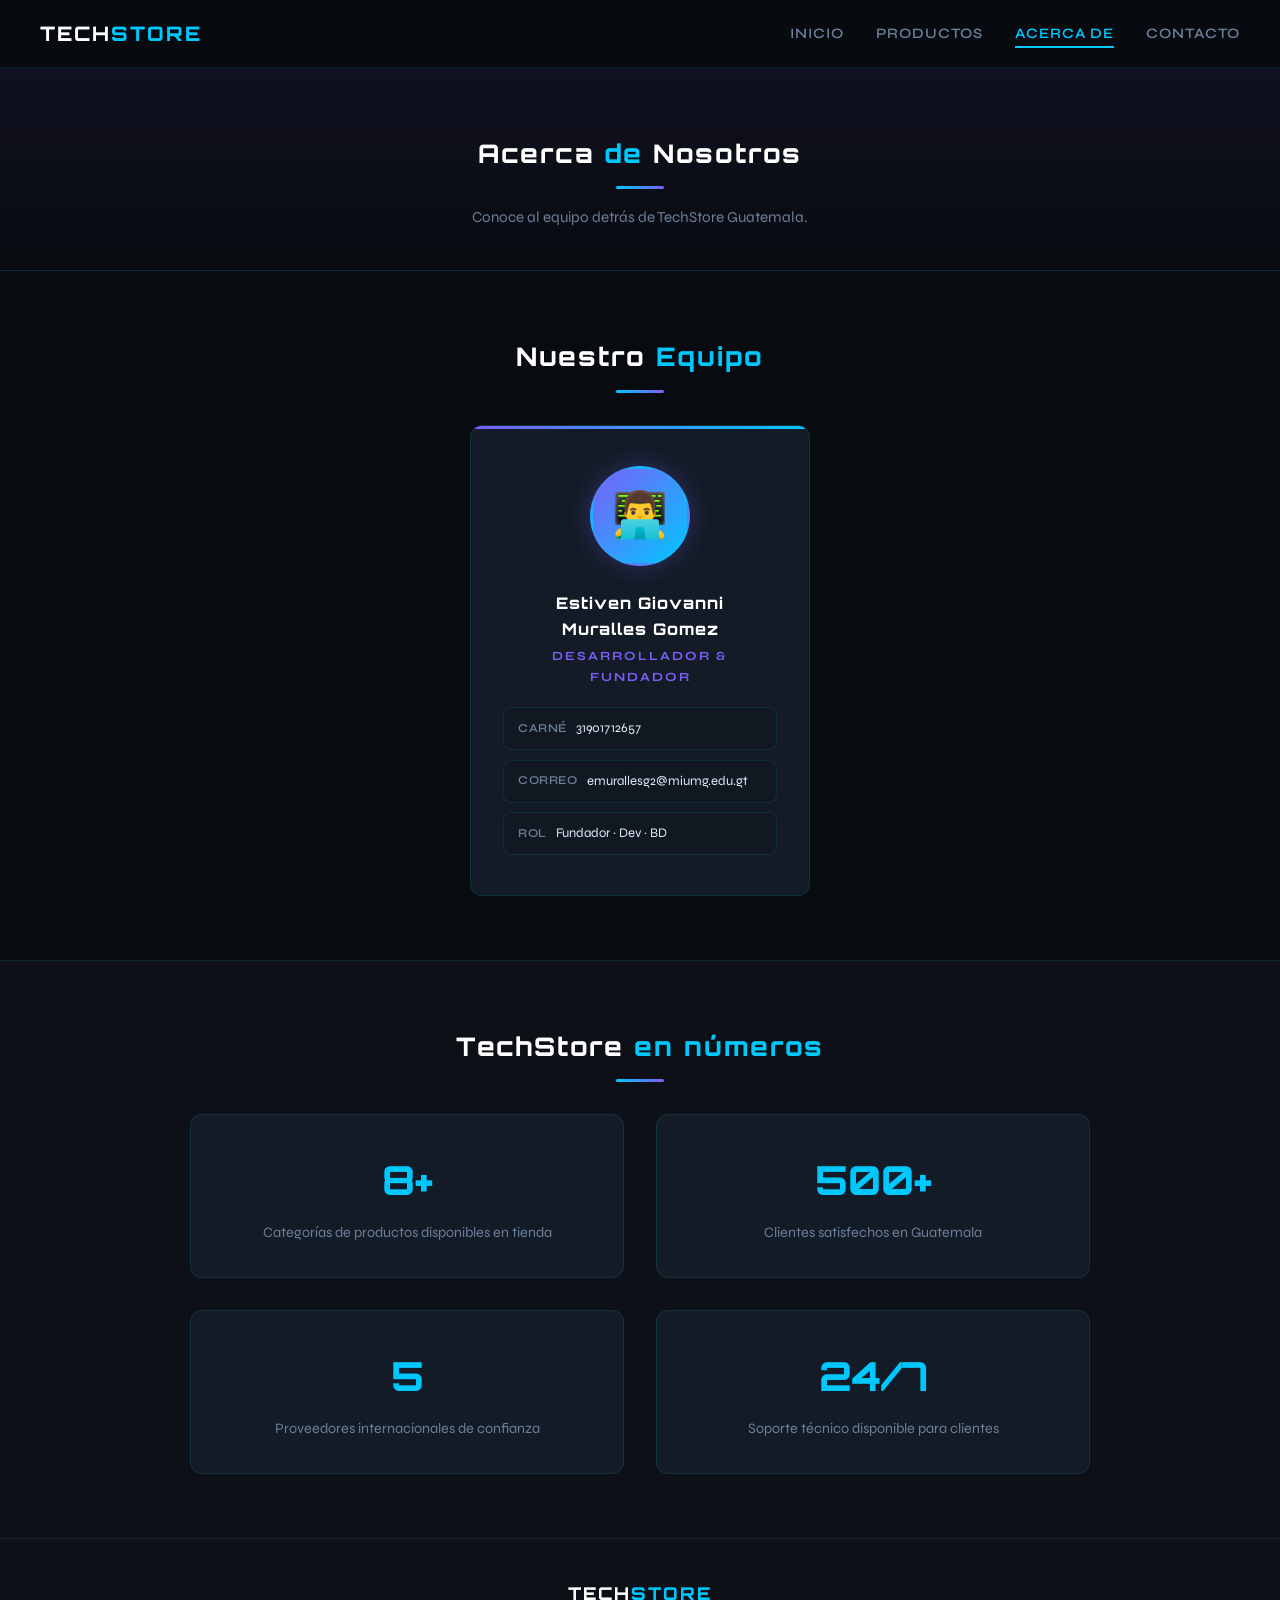
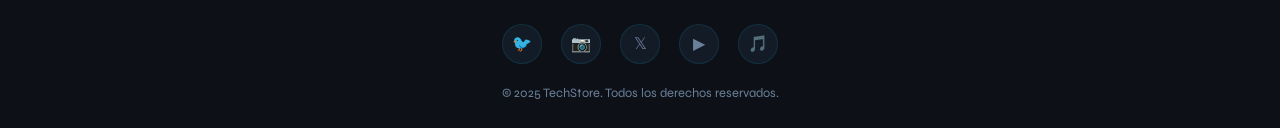
<file: acerca_31901712657.html>
<!DOCTYPE html>
<html lang="es">
<head>
  <meta charset="UTF-8" />
  <meta name="viewport" content="width=device-width, initial-scale=1.0" />
  <title>TechStore — Acerca de</title>
  <link rel="stylesheet" href="global_31901712657.css" />
  <link rel="stylesheet" href="acerca_31901712657.css" />
</head>
<body>

<nav class="navbar_31901712657">
  <a href="index_31901712657.html" class="nav-logo_31901712657">TECH<span>STORE</span></a>
  <button class="nav-toggle_31901712657" id="navToggle_31901712657" aria-label="Abrir menú">
    <span></span><span></span><span></span>
  </button>
  <ul class="nav-links_31901712657" id="navLinks_31901712657">
    <li><a href="index_31901712657.html">Inicio</a></li>
    <li><a href="productos_31901712657.html">Productos</a></li>
    <li><a href="acerca_31901712657.html" class="active_31901712657">Acerca de</a></li>
    <li><a href="contacto_31901712657.html">Contacto</a></li>
  </ul>
</nav>

<div class="page-wrapper_31901712657">
<main class="main-content_31901712657">

  <!-- HERO -->
  <div class="about-hero_31901712657">
    <h1 class="section-title_31901712657">Acerca <span>de</span> Nosotros</h1>
    <div class="divider_31901712657" style="margin:0.75rem auto 1rem;"></div>
    <p class="section-sub_31901712657" style="margin-bottom:0;">
      Conoce al equipo detrás de TechStore Guatemala.
    </p>
  </div>

  <!-- EQUIPO -->
  <section class="team-section_31901712657">
    <h2 class="section-title_31901712657" style="text-align:center;">Nuestro <span>Equipo</span></h2>
    <div class="divider_31901712657" style="margin:0.75rem auto 2rem;"></div>
    <div class="team-grid_31901712657">

      <div class="team-card_31901712657">
        <div class="team-avatar_31901712657">👨‍💻</div>
        <h3>Estiven Giovanni<br>Muralles Gomez</h3>
        <p class="team-role_31901712657">Desarrollador & Fundador</p>
        <div class="team-info_31901712657">
          <div class="team-info-row_31901712657">
            <span class="info-label_31901712657">Carné</span>
            <span class="info-value_31901712657">31901712657</span>
          </div>
          <div class="team-info-row_31901712657">
            <span class="info-label_31901712657">Correo</span>
            <span class="info-value_31901712657">emurallesg2@miumg.edu.gt</span>
          </div>
          <div class="team-info-row_31901712657">
            <span class="info-label_31901712657">Rol</span>
            <span class="info-value_31901712657">Fundador · Dev · BD</span>
          </div>
        </div>
      </div>

    </div>
  </section>

  <!-- STATS DE LA EMPRESA -->
  <section class="about-company_31901712657">
    <div style="max-width:900px;margin:0 auto;">
      <h2 class="section-title_31901712657" style="text-align:center;">TechStore <span>en números</span></h2>
      <div class="divider_31901712657" style="margin:0.75rem auto 2rem;"></div>
      <div class="about-company-inner_31901712657">
        <div class="about-stat_31901712657">
          <span class="stat-num_31901712657">8+</span>
          <p>Categorías de productos disponibles en tienda</p>
        </div>
        <div class="about-stat_31901712657">
          <span class="stat-num_31901712657">500+</span>
          <p>Clientes satisfechos en Guatemala</p>
        </div>
        <div class="about-stat_31901712657">
          <span class="stat-num_31901712657">5</span>
          <p>Proveedores internacionales de confianza</p>
        </div>
        <div class="about-stat_31901712657">
          <span class="stat-num_31901712657">24/7</span>
          <p>Soporte técnico disponible para clientes</p>
        </div>
      </div>
    </div>
  </section>

</main>

<footer class="footer_31901712657">
  <div class="footer-brand_31901712657">TECH<span>STORE</span></div>
  <div class="footer-social_31901712657">
    <a href="https://www.facebook.com" target="_blank" title="Facebook">&#x1F426;</a>
    <a href="https://www.instagram.com" target="_blank" title="Instagram">&#x1F4F7;</a>
    <a href="https://www.twitter.com" target="_blank" title="Twitter/X">&#x1D54F;</a>
    <a href="https://www.youtube.com" target="_blank" title="YouTube">&#x25B6;</a>
    <a href="https://www.tiktok.com" target="_blank" title="TikTok">&#x1F3B5;</a>
  </div>
  <p class="footer-copy_31901712657">&copy; 2025 TechStore. Todos los derechos reservados.</p>
</footer>
</div>

<script>
  const toggle = document.getElementById('navToggle_31901712657');
  const links  = document.getElementById('navLinks_31901712657');
  toggle.addEventListener('click', () => links.classList.toggle('open_31901712657'));
</script>
</body>
</html>
</file>
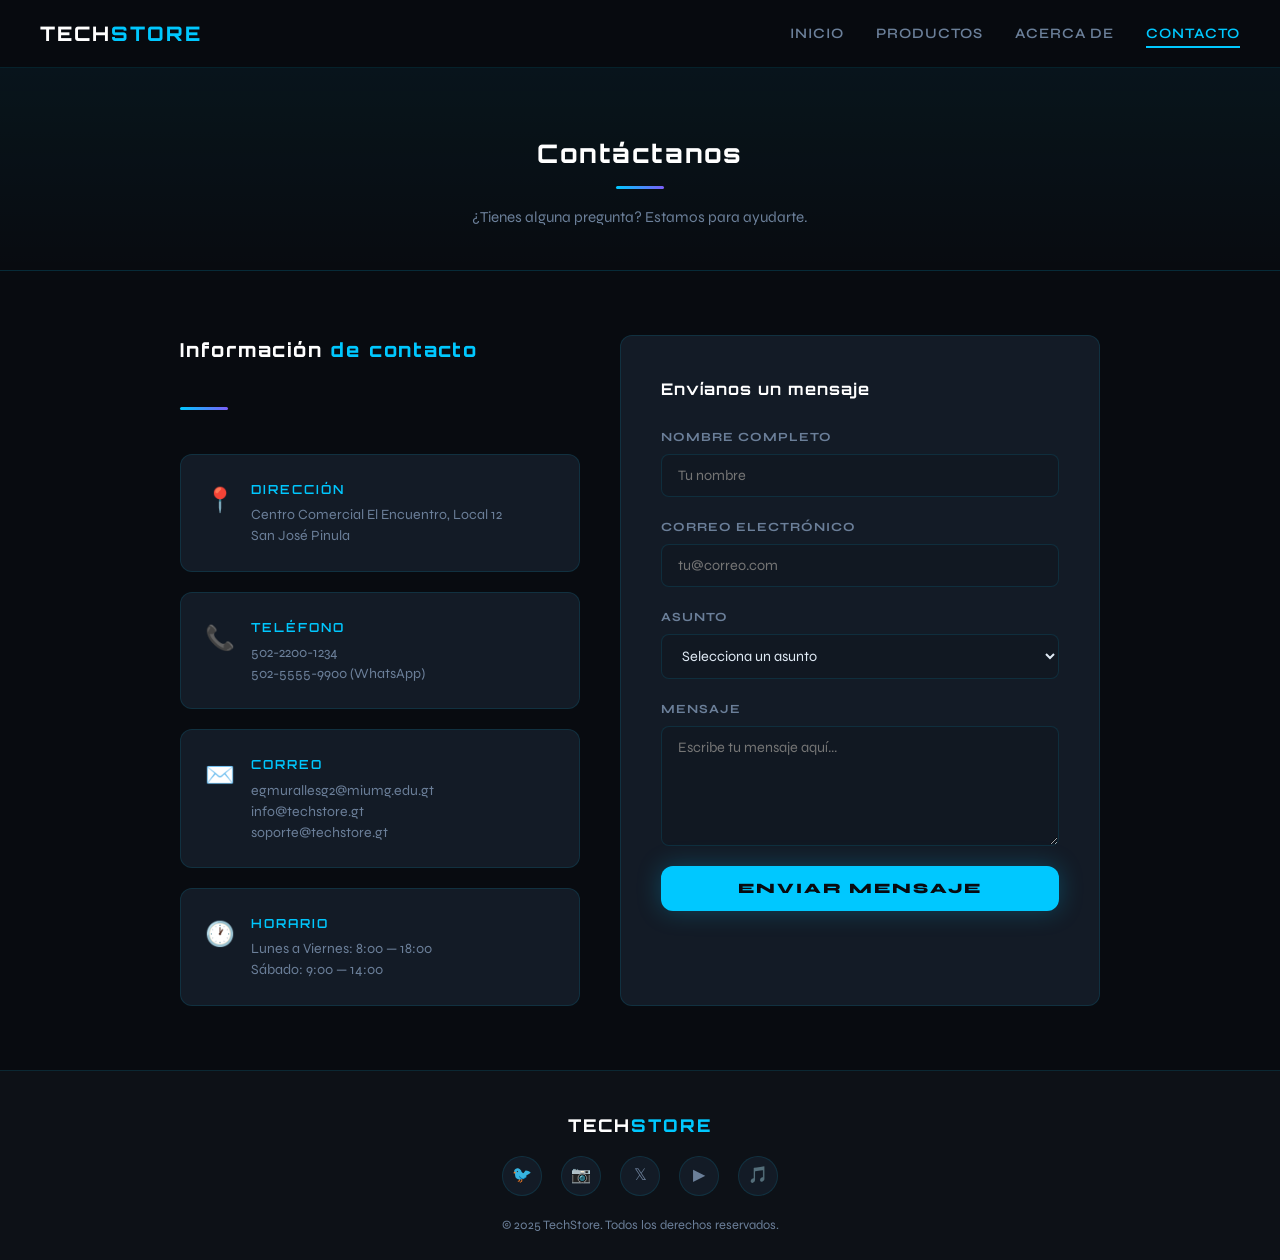
<file: contacto_31901712657.html>
<!DOCTYPE html>
<html lang="es">
<head>
  <meta charset="UTF-8" />
  <meta name="viewport" content="width=device-width, initial-scale=1.0" />
  <title>TechStore — Contacto</title>
  <link rel="stylesheet" href="global_31901712657.css" />
  <link rel="stylesheet" href="contacto_31901712657.css" />
</head>
<body>

<nav class="navbar_31901712657">
  <a href="index_31901712657.html" class="nav-logo_31901712657">TECH<span>STORE</span></a>
  <button class="nav-toggle_31901712657" id="navToggle_31901712657" aria-label="Abrir menú">
    <span></span><span></span><span></span>
  </button>
  <ul class="nav-links_31901712657" id="navLinks_31901712657">
    <li><a href="index_31901712657.html">Inicio</a></li>
    <li><a href="productos_31901712657.html">Productos</a></li>
    <li><a href="acerca_31901712657.html">Acerca de</a></li>
    <li><a href="contacto_31901712657.html" class="active_31901712657">Contacto</a></li>
  </ul>
</nav>

<div class="page-wrapper_31901712657">
<main class="main-content_31901712657">

  <!-- HERO -->
  <div class="contact-hero_31901712657">
    <h1 class="section-title_31901712657">Contáctanos</h1>
    <div class="divider_31901712657" style="margin:0.75rem auto 1rem;"></div>
    <p class="section-sub_31901712657" style="margin-bottom:0;">
      ¿Tienes alguna pregunta? Estamos para ayudarte.
    </p>
  </div>

  <!-- CONTACTO GRID -->
  <div class="contact-grid_31901712657">

    <!-- INFO -->
    <div class="contact-info_31901712657">
      <h2 class="section-title_31901712657" style="font-size:1.2rem;">Información <span>de contacto</span></h2>
      <div class="divider_31901712657"></div>

      <div class="contact-info-card_31901712657">
        <span class="contact-info-icon_31901712657">📍</span>
        <div>
          <h4>Dirección</h4>
          <p>Centro Comercial El Encuentro, Local 12<br>San José Pinula</p>
        </div>
      </div>
      <div class="contact-info-card_31901712657">
        <span class="contact-info-icon_31901712657">📞</span>
        <div>
          <h4>Teléfono</h4>
          <p>502-2200-1234<br>502-5555-9900 (WhatsApp)</p>
        </div>
      </div>
      <div class="contact-info-card_31901712657">
        <span class="contact-info-icon_31901712657">✉️</span>
        <div>
          <h4>Correo</h4>
          <p>egmurallesg2@miumg.edu.gt<br>info@techstore.gt<br>soporte@techstore.gt</p>
        </div>
      </div>
      <div class="contact-info-card_31901712657">
        <span class="contact-info-icon_31901712657">🕐</span>
        <div>
          <h4>Horario</h4>
          <p>Lunes a Viernes: 8:00 — 18:00<br>Sábado: 9:00 — 14:00</p>
        </div>
      </div>
    </div>

    <!-- FORM -->
    <div class="contact-form-wrap_31901712657">
      <h3>Envíanos un mensaje</h3>
      <div class="form-group_31901712657">
        <label for="nombre_31901712657">Nombre completo</label>
        <input type="text" id="nombre_31901712657" placeholder="Tu nombre" />
      </div>
      <div class="form-group_31901712657">
        <label for="correo_31901712657">Correo electrónico</label>
        <input type="email" id="correo_31901712657" placeholder="tu@correo.com" />
      </div>
      <div class="form-group_31901712657">
        <label for="asunto_31901712657">Asunto</label>
        <select id="asunto_31901712657">
          <option value="">Selecciona un asunto</option>
          <option>Consulta de producto</option>
          <option>Soporte técnico</option>
          <option>Pedido / Envío</option>
          <option>Garantía</option>
          <option>Otro</option>
        </select>
      </div>
      <div class="form-group_31901712657">
        <label for="mensaje_31901712657">Mensaje</label>
        <textarea id="mensaje_31901712657" placeholder="Escribe tu mensaje aquí..."></textarea>
      </div>
      <button class="form-submit_31901712657" onclick="alert('¡Mensaje enviado! Nos contactaremos pronto.')">
        Enviar Mensaje
      </button>
    </div>

  </div>

</main>

<footer class="footer_31901712657">
  <div class="footer-brand_31901712657">TECH<span>STORE</span></div>
  <div class="footer-social_31901712657">
    <a href="https://www.facebook.com" target="_blank" title="Facebook">&#x1F426;</a>
    <a href="https://www.instagram.com" target="_blank" title="Instagram">&#x1F4F7;</a>
    <a href="https://www.twitter.com" target="_blank" title="Twitter/X">&#x1D54F;</a>
    <a href="https://www.youtube.com" target="_blank" title="YouTube">&#x25B6;</a>
    <a href="https://www.tiktok.com" target="_blank" title="TikTok">&#x1F3B5;</a>
  </div>
  <p class="footer-copy_31901712657">&copy; 2025 TechStore. Todos los derechos reservados.</p>
</footer>
</div>

<script>
  const toggle = document.getElementById('navToggle_31901712657');
  const links  = document.getElementById('navLinks_31901712657');
  toggle.addEventListener('click', () => links.classList.toggle('open_31901712657'));
</script>
</body>
</html>
</file>
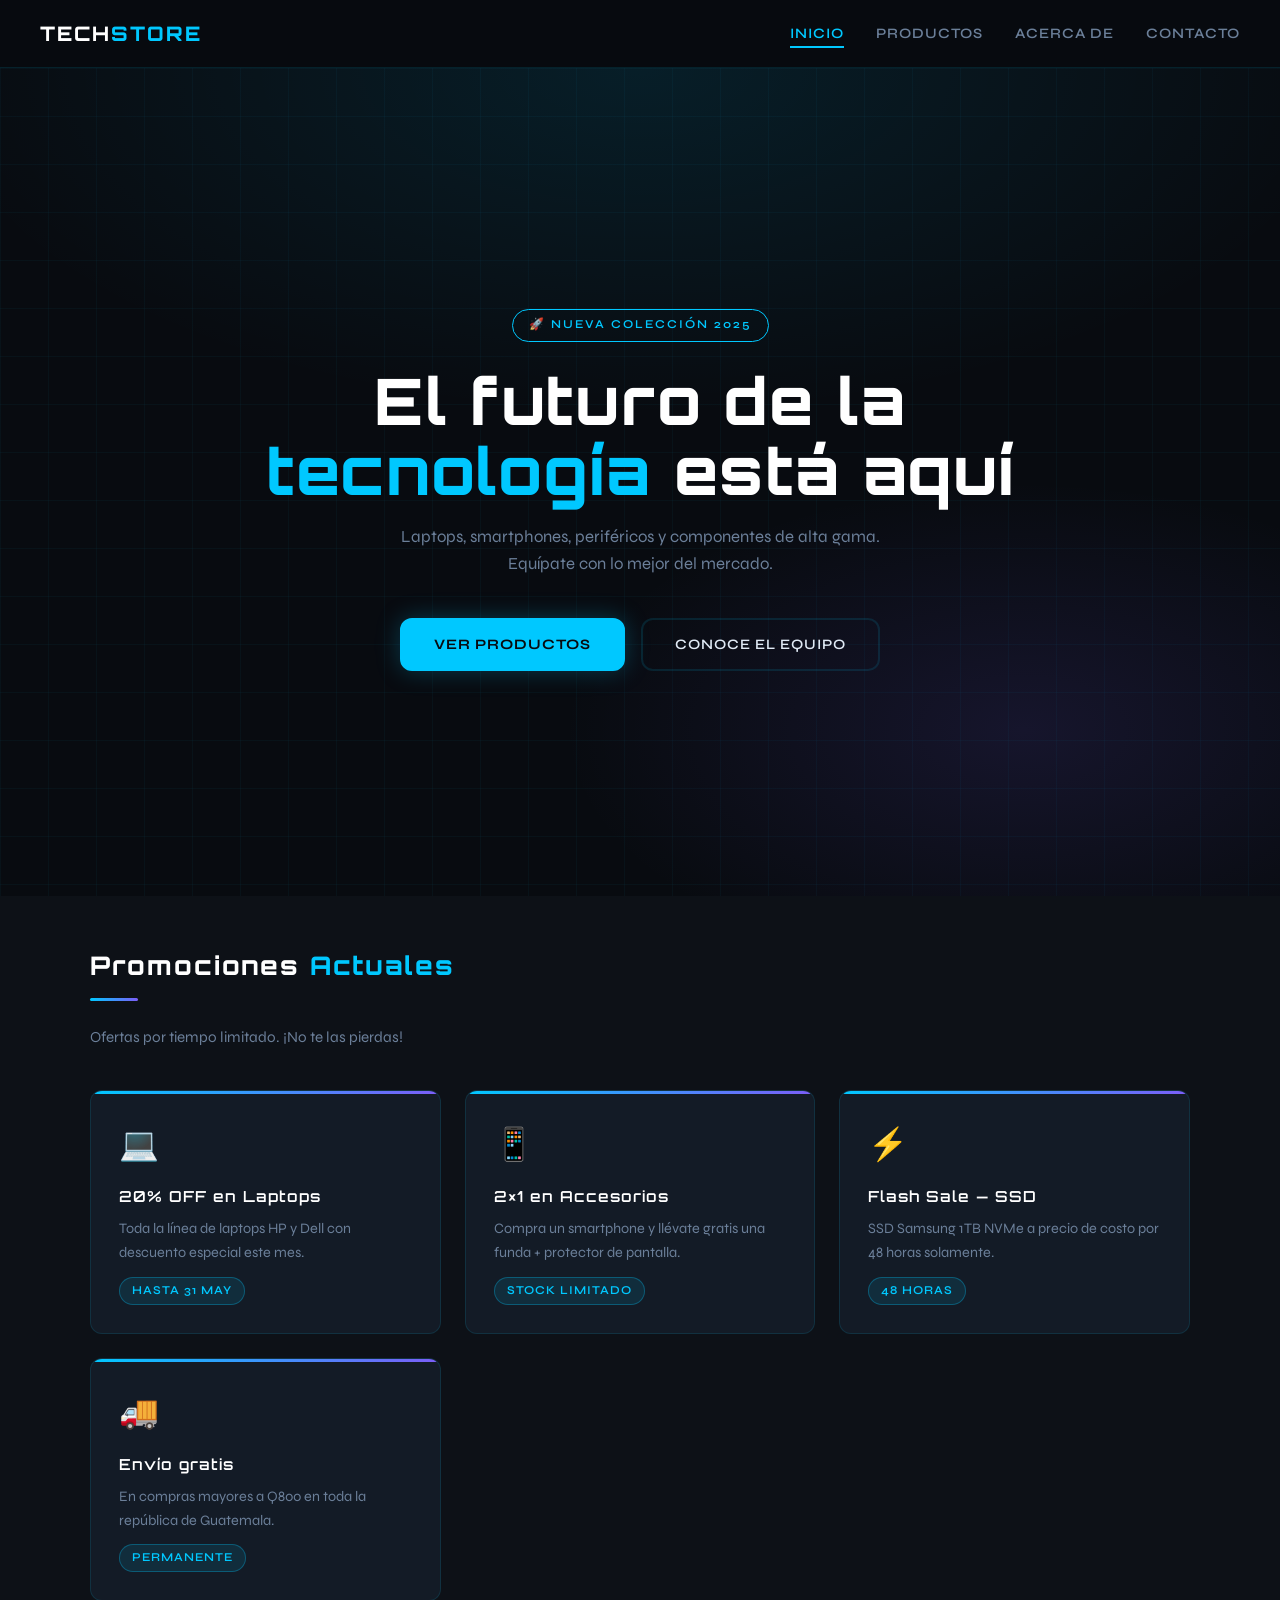
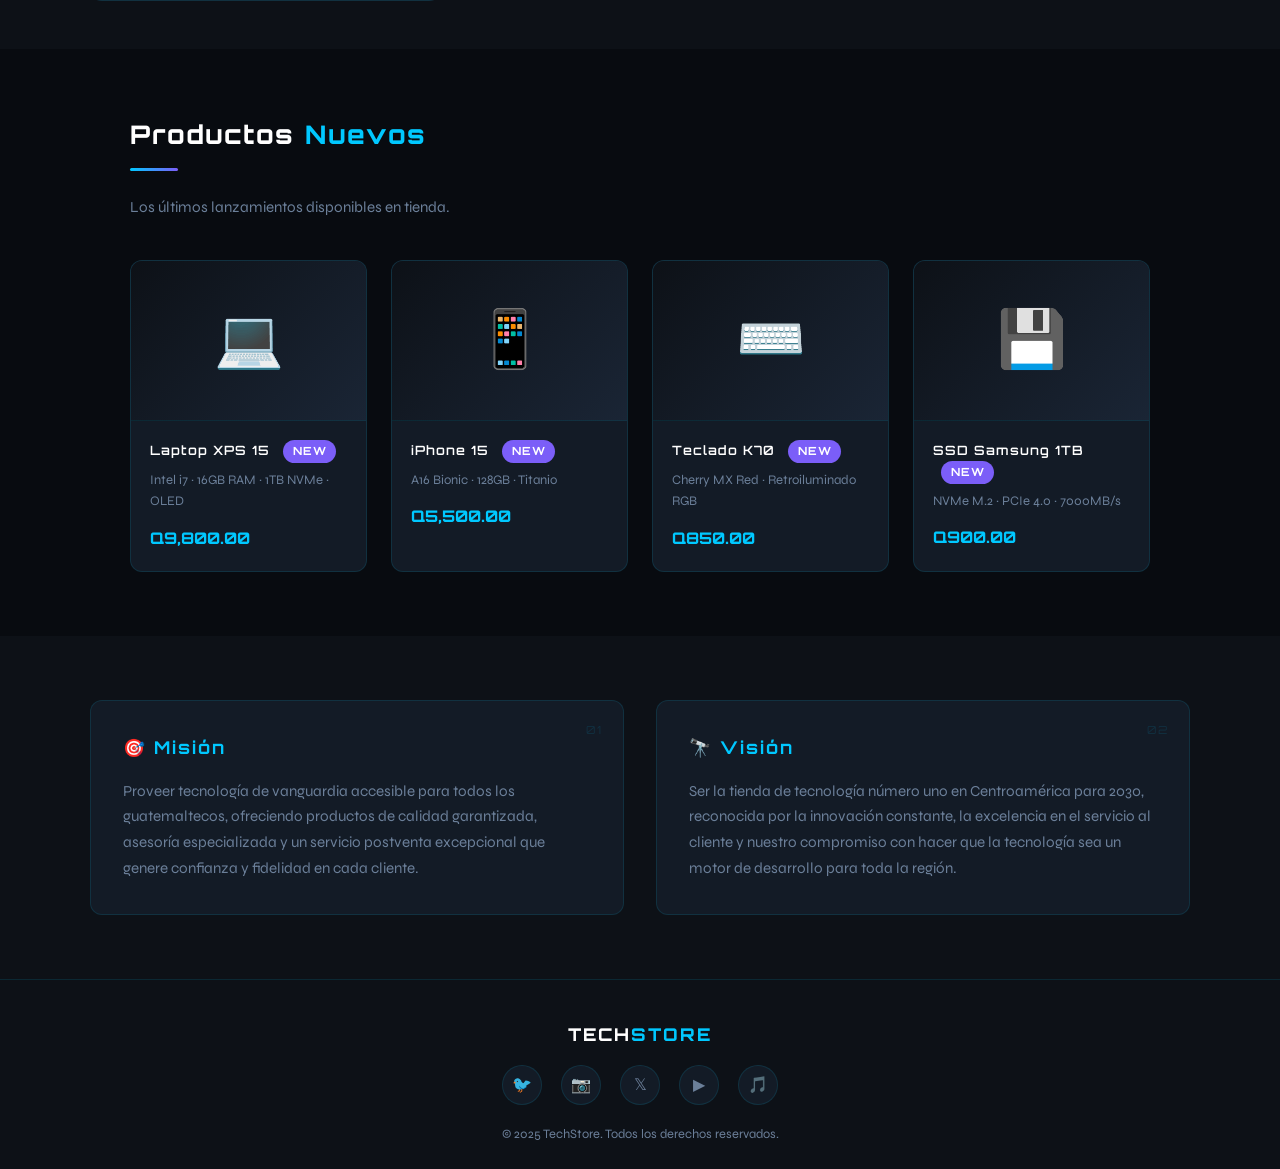
<file: index_31901712657.html>
<!DOCTYPE html>
<html lang="es">
<head>
  <meta charset="UTF-8" />
  <meta name="viewport" content="width=device-width, initial-scale=1.0" />
  <title>TechStore — Inicio</title>
  <link rel="stylesheet" href="global_31901712657.css" />
  <link rel="stylesheet" href="index_31901712657.css" />
</head>
<body>

<!-- ══════════════════════════════════════
     NAVBAR
══════════════════════════════════════ -->
<nav class="navbar_31901712657">
  <a href="index_31901712657.html" class="nav-logo_31901712657">TECH<span>STORE</span></a>
  <button class="nav-toggle_31901712657" id="navToggle_31901712657" aria-label="Abrir menú">
    <span></span><span></span><span></span>
  </button>
  <ul class="nav-links_31901712657" id="navLinks_31901712657">
    <li><a href="index_31901712657.html" class="active_31901712657">Inicio</a></li>
    <li><a href="productos_31901712657.html">Productos</a></li>
    <li><a href="acerca_31901712657.html">Acerca de</a></li>
    <li><a href="contacto_31901712657.html">Contacto</a></li>
  </ul>
</nav>

<!-- ══════════════════════════════════════
     MAIN
══════════════════════════════════════ -->
<div class="page-wrapper_31901712657">
<main class="main-content_31901712657">

  <!-- HERO -->
  <section class="hero_31901712657">
    <div class="hero-bg_31901712657"></div>
    <div class="hero-content_31901712657">
      <span class="hero-badge_31901712657">🚀 Nueva colección 2025</span>
      <h1 class="hero-title_31901712657">
        El futuro de la<br><span>tecnología</span> está aquí
      </h1>
      <p class="hero-sub_31901712657">
        Laptops, smartphones, periféricos y componentes de alta gama.
        Equípate con lo mejor del mercado.
      </p>
      <div class="hero-cta_31901712657">
        <a href="productos_31901712657.html" class="btn-primary_31901712657">Ver Productos</a>
        <a href="acerca_31901712657.html" class="btn-outline_31901712657">Conoce el equipo</a>
      </div>
    </div>
  </section>

  <!-- PROMOCIONES ACTUALES -->
  <section class="promo-section_31901712657">
    <div style="max-width:1100px;margin:0 auto;">
      <h2 class="section-title_31901712657">Promociones <span>Actuales</span></h2>
      <div class="divider_31901712657"></div>
      <p class="section-sub_31901712657">Ofertas por tiempo limitado. ¡No te las pierdas!</p>
      <div class="promo-grid_31901712657">
        <div class="promo-card_31901712657">
          <div class="promo-icon_31901712657">💻</div>
          <h3>20% OFF en Laptops</h3>
          <p>Toda la línea de laptops HP y Dell con descuento especial este mes.</p>
          <span class="promo-tag_31901712657">HASTA 31 MAY</span>
        </div>
        <div class="promo-card_31901712657">
          <div class="promo-icon_31901712657">📱</div>
          <h3>2×1 en Accesorios</h3>
          <p>Compra un smartphone y llévate gratis una funda + protector de pantalla.</p>
          <span class="promo-tag_31901712657">STOCK LIMITADO</span>
        </div>
        <div class="promo-card_31901712657">
          <div class="promo-icon_31901712657">⚡</div>
          <h3>Flash Sale — SSD</h3>
          <p>SSD Samsung 1TB NVMe a precio de costo por 48 horas solamente.</p>
          <span class="promo-tag_31901712657">48 HORAS</span>
        </div>
        <div class="promo-card_31901712657">
          <div class="promo-icon_31901712657">🚚</div>
          <h3>Envío gratis</h3>
          <p>En compras mayores a Q800 en toda la república de Guatemala.</p>
          <span class="promo-tag_31901712657">PERMANENTE</span>
        </div>
      </div>
    </div>
  </section>

  <!-- PRODUCTOS NUEVOS -->
  <section class="new-products_31901712657">
    <h2 class="section-title_31901712657">Productos <span>Nuevos</span></h2>
    <div class="divider_31901712657"></div>
    <p class="section-sub_31901712657">Los últimos lanzamientos disponibles en tienda.</p>
    <div class="products-grid_31901712657">
      <div class="product-card_31901712657">
        <div class="product-img_31901712657">💻</div>
        <div class="product-info_31901712657">
          <h4>Laptop XPS 15 <span class="product-new-badge_31901712657">NEW</span></h4>
          <p>Intel i7 · 16GB RAM · 1TB NVMe · OLED</p>
          <span class="product-price_31901712657">Q9,800.00</span>
        </div>
      </div>
      <div class="product-card_31901712657">
        <div class="product-img_31901712657">📱</div>
        <div class="product-info_31901712657">
          <h4>iPhone 15 <span class="product-new-badge_31901712657">NEW</span></h4>
          <p>A16 Bionic · 128GB · Titanio</p>
          <span class="product-price_31901712657">Q5,500.00</span>
        </div>
      </div>
      <div class="product-card_31901712657">
        <div class="product-img_31901712657">⌨️</div>
        <div class="product-info_31901712657">
          <h4>Teclado K70 <span class="product-new-badge_31901712657">NEW</span></h4>
          <p>Cherry MX Red · Retroiluminado RGB</p>
          <span class="product-price_31901712657">Q850.00</span>
        </div>
      </div>
      <div class="product-card_31901712657">
        <div class="product-img_31901712657">💾</div>
        <div class="product-info_31901712657">
          <h4>SSD Samsung 1TB <span class="product-new-badge_31901712657">NEW</span></h4>
          <p>NVMe M.2 · PCIe 4.0 · 7000MB/s</p>
          <span class="product-price_31901712657">Q900.00</span>
        </div>
      </div>
    </div>
  </section>

  <!-- MISIÓN Y VISIÓN -->
  <section class="mv-section_31901712657">
    <div class="mv-inner_31901712657">
      <div class="mv-card_31901712657" data-label="01">
        <h3>🎯 Misión</h3>
        <p>
          Proveer tecnología de vanguardia accesible para todos los guatemaltecos,
          ofreciendo productos de calidad garantizada, asesoría especializada y
          un servicio postventa excepcional que genere confianza y fidelidad en
          cada cliente.
        </p>
      </div>
      <div class="mv-card_31901712657" data-label="02">
        <h3>🔭 Visión</h3>
        <p>
          Ser la tienda de tecnología número uno en Centroamérica para 2030,
          reconocida por la innovación constante, la excelencia en el servicio
          al cliente y nuestro compromiso con hacer que la tecnología sea un
          motor de desarrollo para toda la región.
        </p>
      </div>
    </div>
  </section>

</main>

<!-- ══════════════════════════════════════
     FOOTER
══════════════════════════════════════ -->
<footer class="footer_31901712657">
  <div class="footer-brand_31901712657">TECH<span>STORE</span></div>
  <div class="footer-social_31901712657">
    <a href="https://www.facebook.com" target="_blank" title="Facebook">&#x1F426;</a>
    <a href="https://www.instagram.com" target="_blank" title="Instagram">&#x1F4F7;</a>
    <a href="https://www.twitter.com" target="_blank" title="Twitter/X">&#x1D54F;</a>
    <a href="https://www.youtube.com" target="_blank" title="YouTube">&#x25B6;</a>
    <a href="https://www.tiktok.com" target="_blank" title="TikTok">&#x1F3B5;</a>
  </div>
  <p class="footer-copy_31901712657">&copy; 2025 TechStore. Todos los derechos reservados.</p>
</footer>
</div>

<script>
  const toggle = document.getElementById('navToggle_31901712657');
  const links  = document.getElementById('navLinks_31901712657');
  toggle.addEventListener('click', () => links.classList.toggle('open_31901712657'));
</script>
</body>
</html>
</file>
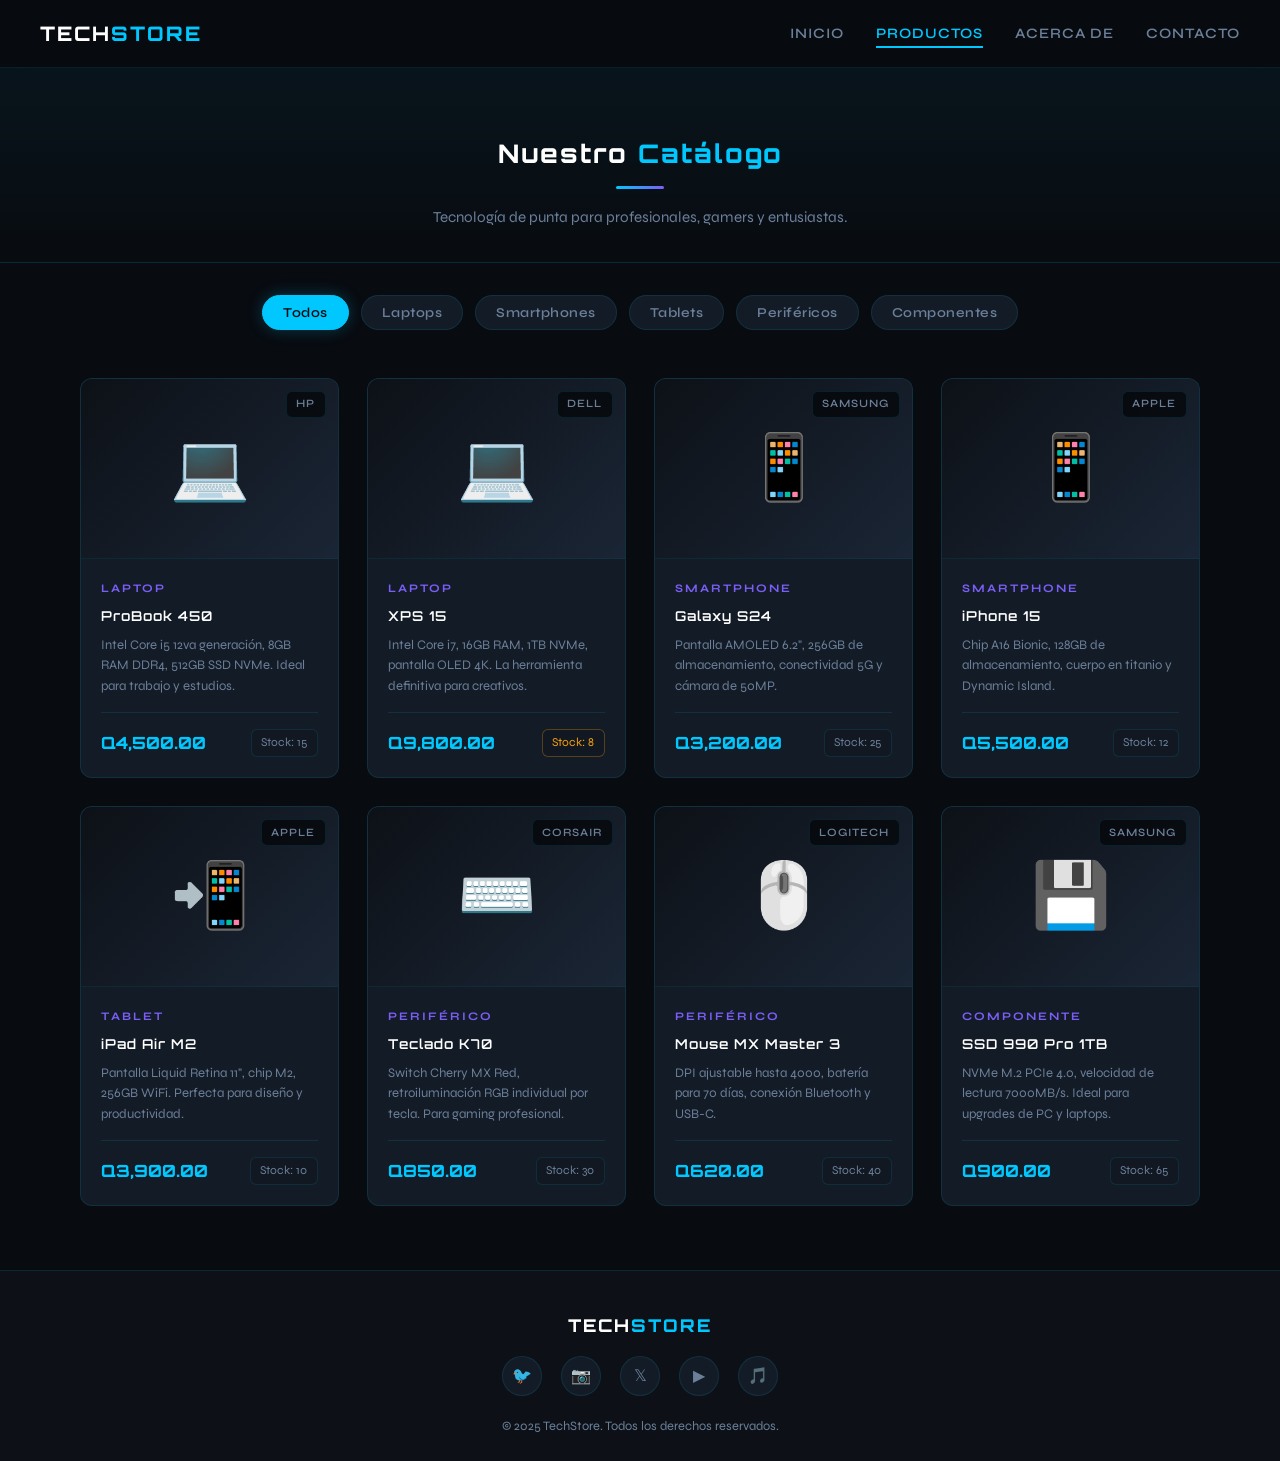
<file: productos_31901712657.html>
<!DOCTYPE html>
<html lang="es">
<head>
  <meta charset="UTF-8" />
  <meta name="viewport" content="width=device-width, initial-scale=1.0" />
  <title>TechStore — Productos</title>
  <link rel="stylesheet" href="global_31901712657.css" />
  <link rel="stylesheet" href="productos_31901712657.css" />
</head>
<body>

<nav class="navbar_31901712657">
  <a href="index_31901712657.html" class="nav-logo_31901712657">TECH<span>STORE</span></a>
  <button class="nav-toggle_31901712657" id="navToggle_31901712657" aria-label="Abrir menú">
    <span></span><span></span><span></span>
  </button>
  <ul class="nav-links_31901712657" id="navLinks_31901712657">
    <li><a href="index_31901712657.html">Inicio</a></li>
    <li><a href="productos_31901712657.html" class="active_31901712657">Productos</a></li>
    <li><a href="acerca_31901712657.html">Acerca de</a></li>
    <li><a href="contacto_31901712657.html">Contacto</a></li>
  </ul>
</nav>

<div class="page-wrapper_31901712657">
<main class="main-content_31901712657">

  <!-- HERO -->
  <div class="catalog-hero_31901712657">
    <h1 class="section-title_31901712657">Nuestro <span>Catálogo</span></h1>
    <div class="divider_31901712657" style="margin:0.75rem auto 1rem;"></div>
    <p class="section-sub_31901712657" style="margin-bottom:0;">
      Tecnología de punta para profesionales, gamers y entusiastas.
    </p>
  </div>

  <!-- FILTROS -->
  <div class="filter-tabs_31901712657">
    <button class="filter-btn_31901712657 active_31901712657">Todos</button>
    <button class="filter-btn_31901712657">Laptops</button>
    <button class="filter-btn_31901712657">Smartphones</button>
    <button class="filter-btn_31901712657">Tablets</button>
    <button class="filter-btn_31901712657">Periféricos</button>
    <button class="filter-btn_31901712657">Componentes</button>
  </div>

  <!-- CATÁLOGO -->
  <section class="catalog-section_31901712657">
    <div class="catalog-grid_31901712657">

      <!-- Laptop 1 -->
      <div class="cat-card_31901712657">
        <div class="cat-card-img_31901712657">
          💻
          <span class="cat-card-brand_31901712657">HP</span>
        </div>
        <div class="cat-card-body_31901712657">
          <span class="cat-card-category_31901712657">Laptop</span>
          <h3>ProBook 450</h3>
          <p>Intel Core i5 12va generación, 8GB RAM DDR4, 512GB SSD NVMe. Ideal para trabajo y estudios.</p>
          <div class="cat-card-footer_31901712657">
            <span class="cat-price_31901712657">Q4,500.00</span>
            <span class="cat-stock_31901712657">Stock: 15</span>
          </div>
        </div>
      </div>

      <!-- Laptop 2 -->
      <div class="cat-card_31901712657">
        <div class="cat-card-img_31901712657">
          💻
          <span class="cat-card-brand_31901712657">DELL</span>
        </div>
        <div class="cat-card-body_31901712657">
          <span class="cat-card-category_31901712657">Laptop</span>
          <h3>XPS 15</h3>
          <p>Intel Core i7, 16GB RAM, 1TB NVMe, pantalla OLED 4K. La herramienta definitiva para creativos.</p>
          <div class="cat-card-footer_31901712657">
            <span class="cat-price_31901712657">Q9,800.00</span>
            <span class="cat-stock_31901712657 low_31901712657">Stock: 8</span>
          </div>
        </div>
      </div>

      <!-- Smartphone 1 -->
      <div class="cat-card_31901712657">
        <div class="cat-card-img_31901712657">
          📱
          <span class="cat-card-brand_31901712657">SAMSUNG</span>
        </div>
        <div class="cat-card-body_31901712657">
          <span class="cat-card-category_31901712657">Smartphone</span>
          <h3>Galaxy S24</h3>
          <p>Pantalla AMOLED 6.2", 256GB de almacenamiento, conectividad 5G y cámara de 50MP.</p>
          <div class="cat-card-footer_31901712657">
            <span class="cat-price_31901712657">Q3,200.00</span>
            <span class="cat-stock_31901712657">Stock: 25</span>
          </div>
        </div>
      </div>

      <!-- Smartphone 2 -->
      <div class="cat-card_31901712657">
        <div class="cat-card-img_31901712657">
          📱
          <span class="cat-card-brand_31901712657">APPLE</span>
        </div>
        <div class="cat-card-body_31901712657">
          <span class="cat-card-category_31901712657">Smartphone</span>
          <h3>iPhone 15</h3>
          <p>Chip A16 Bionic, 128GB de almacenamiento, cuerpo en titanio y Dynamic Island.</p>
          <div class="cat-card-footer_31901712657">
            <span class="cat-price_31901712657">Q5,500.00</span>
            <span class="cat-stock_31901712657">Stock: 12</span>
          </div>
        </div>
      </div>

      <!-- Tablet -->
      <div class="cat-card_31901712657">
        <div class="cat-card-img_31901712657">
          📲
          <span class="cat-card-brand_31901712657">APPLE</span>
        </div>
        <div class="cat-card-body_31901712657">
          <span class="cat-card-category_31901712657">Tablet</span>
          <h3>iPad Air M2</h3>
          <p>Pantalla Liquid Retina 11", chip M2, 256GB WiFi. Perfecta para diseño y productividad.</p>
          <div class="cat-card-footer_31901712657">
            <span class="cat-price_31901712657">Q3,900.00</span>
            <span class="cat-stock_31901712657">Stock: 10</span>
          </div>
        </div>
      </div>

      <!-- Periférico 1 -->
      <div class="cat-card_31901712657">
        <div class="cat-card-img_31901712657">
          ⌨️
          <span class="cat-card-brand_31901712657">CORSAIR</span>
        </div>
        <div class="cat-card-body_31901712657">
          <span class="cat-card-category_31901712657">Periférico</span>
          <h3>Teclado K70</h3>
          <p>Switch Cherry MX Red, retroiluminación RGB individual por tecla. Para gaming profesional.</p>
          <div class="cat-card-footer_31901712657">
            <span class="cat-price_31901712657">Q850.00</span>
            <span class="cat-stock_31901712657">Stock: 30</span>
          </div>
        </div>
      </div>

      <!-- Periférico 2 -->
      <div class="cat-card_31901712657">
        <div class="cat-card-img_31901712657">
          🖱️
          <span class="cat-card-brand_31901712657">LOGITECH</span>
        </div>
        <div class="cat-card-body_31901712657">
          <span class="cat-card-category_31901712657">Periférico</span>
          <h3>Mouse MX Master 3</h3>
          <p>DPI ajustable hasta 4000, batería para 70 días, conexión Bluetooth y USB-C.</p>
          <div class="cat-card-footer_31901712657">
            <span class="cat-price_31901712657">Q620.00</span>
            <span class="cat-stock_31901712657">Stock: 40</span>
          </div>
        </div>
      </div>

      <!-- Componente -->
      <div class="cat-card_31901712657">
        <div class="cat-card-img_31901712657">
          💾
          <span class="cat-card-brand_31901712657">SAMSUNG</span>
        </div>
        <div class="cat-card-body_31901712657">
          <span class="cat-card-category_31901712657">Componente</span>
          <h3>SSD 990 Pro 1TB</h3>
          <p>NVMe M.2 PCIe 4.0, velocidad de lectura 7000MB/s. Ideal para upgrades de PC y laptops.</p>
          <div class="cat-card-footer_31901712657">
            <span class="cat-price_31901712657">Q900.00</span>
            <span class="cat-stock_31901712657">Stock: 65</span>
          </div>
        </div>
      </div>

    </div>
  </section>

</main>

<footer class="footer_31901712657">
  <div class="footer-brand_31901712657">TECH<span>STORE</span></div>
  <div class="footer-social_31901712657">
    <a href="https://www.facebook.com" target="_blank" title="Facebook">&#x1F426;</a>
    <a href="https://www.instagram.com" target="_blank" title="Instagram">&#x1F4F7;</a>
    <a href="https://www.twitter.com" target="_blank" title="Twitter/X">&#x1D54F;</a>
    <a href="https://www.youtube.com" target="_blank" title="YouTube">&#x25B6;</a>
    <a href="https://www.tiktok.com" target="_blank" title="TikTok">&#x1F3B5;</a>
  </div>
  <p class="footer-copy_31901712657">&copy; 2025 TechStore. Todos los derechos reservados.</p>
</footer>
</div>

<script>
  const toggle = document.getElementById('navToggle_31901712657');
  const links  = document.getElementById('navLinks_31901712657');
  toggle.addEventListener('click', () => links.classList.toggle('open_31901712657'));

  // Filter tabs (visual only — sin JS de filtrado real para mantenerlo estático)
  document.querySelectorAll('.filter-btn_31901712657').forEach(btn => {
    btn.addEventListener('click', () => {
      document.querySelectorAll('.filter-btn_31901712657').forEach(b => b.classList.remove('active_31901712657'));
      btn.classList.add('active_31901712657');
    });
  });
</script>
</body>
</html>
</file>
<file: global_31901712657.css>
/* ============================================================
   TechStore — Global Styles
   Carné: 31901712657
   ============================================================ */

@import url('https://fonts.googleapis.com/css2?family=Orbitron:wght@400;600;800&family=Syne:wght@400;500;600&display=swap');

/* ── Variables ── */
:root {
  --bg:          #080b10;
  --bg2:         #0d1117;
  --bg3:         #111822;
  --card:        #131b26;
  --border:      rgba(0,200,255,0.12);
  --accent:      #00c8ff;
  --accent2:     #7b5ef8;
  --accent-glow: rgba(0,200,255,0.25);
  --text:        #e0eaf5;
  --muted:       #6b7f99;
  --white:       #ffffff;
  --nav-h:       68px;
  --radius:      12px;
  --font-display:'Orbitron', monospace;
  --font-body:   'Syne', sans-serif;
  --transition:  0.3s cubic-bezier(.4,0,.2,1);
}

/* ── Reset ── */
*, *::before, *::after { box-sizing: border-box; margin: 0; padding: 0; }
html { scroll-behavior: smooth; }
body {
  background: var(--bg);
  color: var(--text);
  font-family: var(--font-body);
  font-size: 16px;
  line-height: 1.65;
  min-height: 100vh;
}
a { color: var(--accent); text-decoration: none; transition: color var(--transition); }
a:hover { color: var(--white); }
img { max-width: 100%; display: block; }

/* ── Scrollbar ── */
::-webkit-scrollbar { width: 6px; }
::-webkit-scrollbar-track { background: var(--bg); }
::-webkit-scrollbar-thumb { background: var(--accent2); border-radius: 3px; }

/* ═══════════════════════════════════════════
   NAVBAR
═══════════════════════════════════════════ */
.navbar_31901712657 {
  position: fixed;
  top: 0; left: 0; right: 0;
  height: var(--nav-h);
  background: rgba(8,11,16,0.85);
  backdrop-filter: blur(14px);
  -webkit-backdrop-filter: blur(14px);
  border-bottom: 1px solid var(--border);
  display: flex;
  align-items: center;
  justify-content: space-between;
  padding: 0 2.5rem;
  z-index: 1000;
}
.nav-logo_31901712657 {
  font-family: var(--font-display);
  font-size: 1.25rem;
  font-weight: 800;
  color: var(--white);
  letter-spacing: 2px;
}
.nav-logo_31901712657 span { color: var(--accent); }

.nav-links_31901712657 {
  display: flex;
  gap: 2rem;
  list-style: none;
}
.nav-links_31901712657 a {
  font-family: var(--font-body);
  font-size: 0.9rem;
  font-weight: 600;
  color: var(--muted);
  letter-spacing: 1px;
  text-transform: uppercase;
  padding: 0.25rem 0;
  border-bottom: 2px solid transparent;
  transition: all var(--transition);
}
.nav-links_31901712657 a:hover,
.nav-links_31901712657 a.active_31901712657 {
  color: var(--accent);
  border-bottom-color: var(--accent);
}

/* Hamburger */
.nav-toggle_31901712657 {
  display: none;
  flex-direction: column;
  gap: 5px;
  cursor: pointer;
  background: none;
  border: none;
  padding: 4px;
}
.nav-toggle_31901712657 span {
  display: block;
  width: 26px; height: 2px;
  background: var(--accent);
  border-radius: 2px;
  transition: all var(--transition);
}

/* ═══════════════════════════════════════════
   FOOTER
═══════════════════════════════════════════ */
.footer_31901712657 {
  background: var(--bg2);
  border-top: 1px solid var(--border);
  padding: 2.5rem 2.5rem 1.5rem;
  text-align: center;
}
.footer-brand_31901712657 {
  font-family: var(--font-display);
  font-size: 1.1rem;
  font-weight: 800;
  color: var(--white);
  letter-spacing: 2px;
  margin-bottom: 1rem;
}
.footer-brand_31901712657 span { color: var(--accent); }

.footer-social_31901712657 {
  display: flex;
  justify-content: center;
  gap: 1.2rem;
  margin-bottom: 1.2rem;
}
.footer-social_31901712657 a {
  display: flex;
  align-items: center;
  justify-content: center;
  width: 40px; height: 40px;
  border-radius: 50%;
  border: 1px solid var(--border);
  background: var(--card);
  color: var(--muted);
  font-size: 1rem;
  transition: all var(--transition);
}
.footer-social_31901712657 a:hover {
  border-color: var(--accent);
  color: var(--accent);
  box-shadow: 0 0 12px var(--accent-glow);
  transform: translateY(-3px);
}
.footer-copy_31901712657 {
  font-size: 0.8rem;
  color: var(--muted);
}

/* ═══════════════════════════════════════════
   UTILITY
═══════════════════════════════════════════ */
.page-wrapper_31901712657 {
  padding-top: var(--nav-h);
  min-height: 100vh;
  display: flex;
  flex-direction: column;
}
.main-content_31901712657 { flex: 1; }

.section-title_31901712657 {
  font-family: var(--font-display);
  font-size: 1.6rem;
  font-weight: 800;
  color: var(--white);
  letter-spacing: 2px;
  margin-bottom: 0.5rem;
}
.section-title_31901712657 span { color: var(--accent); }
.section-sub_31901712657 {
  color: var(--muted);
  font-size: 0.95rem;
  margin-bottom: 2.5rem;
}
.divider_31901712657 {
  width: 48px; height: 3px;
  background: linear-gradient(90deg, var(--accent), var(--accent2));
  border-radius: 2px;
  margin: 0.75rem 0 1.5rem;
}

/* ═══════════════════════════════════════════
   MEDIA QUERY — Responsive
═══════════════════════════════════════════ */
@media (max-width: 768px) {
  .navbar_31901712657 { padding: 0 1.25rem; }

  .nav-toggle_31901712657 { display: flex; }

  .nav-links_31901712657 {
    position: fixed;
    top: var(--nav-h); left: 0; right: 0;
    background: rgba(8,11,16,0.97);
    flex-direction: column;
    align-items: center;
    gap: 0;
    padding: 1rem 0;
    border-bottom: 1px solid var(--border);
    transform: translateY(-120%);
    opacity: 0;
    transition: all var(--transition);
    pointer-events: none;
  }
  .nav-links_31901712657.open_31901712657 {
    transform: translateY(0);
    opacity: 1;
    pointer-events: all;
  }
  .nav-links_31901712657 li { width: 100%; text-align: center; }
  .nav-links_31901712657 a {
    display: block;
    padding: 0.9rem 1rem;
    border-bottom: none;
    border-bottom: 1px solid var(--border);
    font-size: 1rem;
  }
}
</file>
<file: acerca_31901712657.css>
/* ============================================================
   TechStore — acerca_31901712657.css
   ============================================================ */

.about-hero_31901712657 {
  padding: 4rem 2.5rem 2.5rem;
  text-align: center;
  background: linear-gradient(180deg, rgba(123,94,248,0.07) 0%, transparent 100%);
  border-bottom: 1px solid var(--border);
}

/* ── Team Section ── */
.team-section_31901712657 {
  padding: 4rem 2.5rem;
  max-width: 900px;
  margin: 0 auto;
}
.team-grid_31901712657 {
  display: grid;
  grid-template-columns: repeat(auto-fit, minmax(260px, 1fr));
  gap: 2rem;
  justify-items: center;
}
.team-card_31901712657 {
  background: var(--card);
  border: 1px solid var(--border);
  border-radius: var(--radius);
  padding: 2.5rem 2rem;
  text-align: center;
  width: 100%;
  max-width: 340px;
  transition: all var(--transition);
  position: relative;
  overflow: hidden;
}
.team-card_31901712657::before {
  content: '';
  position: absolute;
  top: 0; left: 0; right: 0;
  height: 3px;
  background: linear-gradient(90deg, var(--accent2), var(--accent));
}
.team-card_31901712657:hover {
  transform: translateY(-6px);
  border-color: rgba(123,94,248,0.4);
  box-shadow: 0 20px 48px rgba(0,0,0,0.5);
}
.team-avatar_31901712657 {
  width: 100px;
  height: 100px;
  border-radius: 50%;
  margin: 0 auto 1.5rem;
  background: linear-gradient(135deg, var(--accent2), var(--accent));
  display: flex;
  align-items: center;
  justify-content: center;
  font-size: 2.8rem;
  border: 3px solid var(--border);
  box-shadow: 0 0 24px rgba(123,94,248,0.3);
}
.team-card_31901712657 h3 {
  font-family: var(--font-display);
  font-size: 1rem;
  font-weight: 800;
  color: var(--white);
  letter-spacing: 1px;
  margin-bottom: 0.25rem;
}
.team-role_31901712657 {
  font-size: 0.78rem;
  font-weight: 700;
  color: var(--accent2);
  letter-spacing: 2px;
  text-transform: uppercase;
  margin-bottom: 1.25rem;
}
.team-info_31901712657 {
  display: flex;
  flex-direction: column;
  gap: 0.6rem;
}
.team-info-row_31901712657 {
  display: flex;
  align-items: center;
  gap: 0.6rem;
  background: var(--bg3);
  border: 1px solid var(--border);
  border-radius: 8px;
  padding: 0.6rem 0.9rem;
  font-size: 0.82rem;
}
.team-info-row_31901712657 .info-label_31901712657 {
  color: var(--muted);
  white-space: nowrap;
  font-weight: 600;
  font-size: 0.75rem;
  text-transform: uppercase;
  letter-spacing: 0.5px;
}
.team-info-row_31901712657 .info-value_31901712657 {
  color: var(--text);
  word-break: break-all;
}

/* ── About Company ── */
.about-company_31901712657 {
  background: var(--bg2);
  padding: 4rem 2.5rem;
  border-top: 1px solid var(--border);
}
.about-company-inner_31901712657 {
  max-width: 900px;
  margin: 0 auto;
  display: grid;
  grid-template-columns: 1fr 1fr;
  gap: 2rem;
}
.about-stat_31901712657 {
  background: var(--card);
  border: 1px solid var(--border);
  border-radius: var(--radius);
  padding: 2rem;
  text-align: center;
  transition: all var(--transition);
}
.about-stat_31901712657:hover {
  border-color: var(--accent);
  box-shadow: 0 0 24px var(--accent-glow);
}
.about-stat_31901712657 .stat-num_31901712657 {
  font-family: var(--font-display);
  font-size: 2.5rem;
  font-weight: 800;
  color: var(--accent);
  display: block;
  margin-bottom: 0.5rem;
}
.about-stat_31901712657 p {
  color: var(--muted);
  font-size: 0.9rem;
}

/* ── Responsive ── */
@media (max-width: 768px) {
  .about-hero_31901712657,
  .team-section_31901712657,
  .about-company_31901712657 { padding-left: 1.25rem; padding-right: 1.25rem; }
  .about-company-inner_31901712657 { grid-template-columns: 1fr 1fr; }
}
@media (max-width: 480px) {
  .about-company-inner_31901712657 { grid-template-columns: 1fr; }
}
</file>
<file: contacto_31901712657.css>
/* ============================================================
   TechStore — contacto_31901712657.css
   ============================================================ */

.contact-hero_31901712657 {
  padding: 4rem 2.5rem 2.5rem;
  text-align: center;
  background: linear-gradient(180deg, rgba(0,200,255,0.05) 0%, transparent 100%);
  border-bottom: 1px solid var(--border);
}

/* ── Contact Grid ── */
.contact-grid_31901712657 {
  display: grid;
  grid-template-columns: 1fr 1.2fr;
  gap: 2.5rem;
  max-width: 1000px;
  margin: 0 auto;
  padding: 4rem 2.5rem;
}

/* Info column */
.contact-info_31901712657 { display: flex; flex-direction: column; gap: 1.25rem; }
.contact-info-card_31901712657 {
  background: var(--card);
  border: 1px solid var(--border);
  border-radius: var(--radius);
  padding: 1.5rem;
  display: flex;
  align-items: flex-start;
  gap: 1rem;
  transition: all var(--transition);
}
.contact-info-card_31901712657:hover {
  border-color: var(--accent);
  box-shadow: 0 0 16px var(--accent-glow);
}
.contact-info-icon_31901712657 {
  font-size: 1.5rem;
  flex-shrink: 0;
  margin-top: 2px;
}
.contact-info-card_31901712657 h4 {
  font-family: var(--font-display);
  font-size: 0.78rem;
  font-weight: 600;
  color: var(--accent);
  letter-spacing: 2px;
  text-transform: uppercase;
  margin-bottom: 0.3rem;
}
.contact-info-card_31901712657 p {
  font-size: 0.88rem;
  color: var(--muted);
  line-height: 1.5;
}

/* Form column */
.contact-form-wrap_31901712657 {
  background: var(--card);
  border: 1px solid var(--border);
  border-radius: var(--radius);
  padding: 2.5rem;
}
.contact-form-wrap_31901712657 h3 {
  font-family: var(--font-display);
  font-size: 1rem;
  color: var(--white);
  letter-spacing: 1px;
  margin-bottom: 1.5rem;
}
.form-group_31901712657 {
  display: flex;
  flex-direction: column;
  gap: 0.4rem;
  margin-bottom: 1.25rem;
}
.form-group_31901712657 label {
  font-size: 0.78rem;
  font-weight: 700;
  color: var(--muted);
  letter-spacing: 1px;
  text-transform: uppercase;
}
.form-group_31901712657 input,
.form-group_31901712657 textarea,
.form-group_31901712657 select {
  background: var(--bg3);
  border: 1px solid var(--border);
  border-radius: 8px;
  padding: 0.75rem 1rem;
  color: var(--text);
  font-family: var(--font-body);
  font-size: 0.9rem;
  transition: border-color var(--transition);
  outline: none;
  width: 100%;
}
.form-group_31901712657 input:focus,
.form-group_31901712657 textarea:focus,
.form-group_31901712657 select:focus {
  border-color: var(--accent);
  box-shadow: 0 0 0 3px var(--accent-glow);
}
.form-group_31901712657 textarea { resize: vertical; min-height: 120px; }
.form-group_31901712657 select option { background: var(--bg2); }

.form-submit_31901712657 {
  width: 100%;
  padding: 0.9rem;
  background: var(--accent);
  color: var(--bg);
  font-family: var(--font-body);
  font-weight: 800;
  font-size: 0.9rem;
  letter-spacing: 2px;
  text-transform: uppercase;
  border: none;
  border-radius: var(--radius);
  cursor: pointer;
  transition: all var(--transition);
  box-shadow: 0 0 24px var(--accent-glow);
}
.form-submit_31901712657:hover {
  background: transparent;
  color: var(--accent);
  border: 2px solid var(--accent);
  box-shadow: 0 0 32px var(--accent-glow);
}

/* ── Responsive ── */
@media (max-width: 768px) {
  .contact-grid_31901712657 {
    grid-template-columns: 1fr;
    padding: 2.5rem 1.25rem;
  }
  .contact-hero_31901712657 { padding-left: 1.25rem; padding-right: 1.25rem; }
}
</file>
<file: index_31901712657.css>
/* ============================================================
   TechStore — index_31901712657.css
   ============================================================ */

/* ── Hero ── */
.hero_31901712657 {
  position: relative;
  min-height: 92vh;
  display: flex;
  align-items: center;
  justify-content: center;
  text-align: center;
  overflow: hidden;
  padding: 4rem 1.5rem 3rem;
}
.hero-bg_31901712657 {
  position: absolute;
  inset: 0;
  background:
    radial-gradient(ellipse 80% 60% at 50% 0%, rgba(0,200,255,0.10) 0%, transparent 70%),
    radial-gradient(ellipse 60% 50% at 80% 80%, rgba(123,94,248,0.12) 0%, transparent 60%),
    var(--bg);
  z-index: 0;
}
/* grid lines */
.hero-bg_31901712657::after {
  content: '';
  position: absolute;
  inset: 0;
  background-image:
    linear-gradient(rgba(0,200,255,0.04) 1px, transparent 1px),
    linear-gradient(90deg, rgba(0,200,255,0.04) 1px, transparent 1px);
  background-size: 48px 48px;
}
.hero-content_31901712657 {
  position: relative;
  z-index: 1;
  max-width: 800px;
}
.hero-badge_31901712657 {
  display: inline-block;
  padding: 0.35rem 1rem;
  border: 1px solid var(--accent);
  border-radius: 999px;
  font-size: 0.75rem;
  font-weight: 600;
  color: var(--accent);
  letter-spacing: 2px;
  text-transform: uppercase;
  margin-bottom: 1.5rem;
  animation: fadeDown_31901712657 0.6s ease both;
}
.hero-title_31901712657 {
  font-family: var(--font-display);
  font-size: clamp(2.2rem, 6vw, 4rem);
  font-weight: 800;
  color: var(--white);
  line-height: 1.1;
  letter-spacing: 2px;
  margin-bottom: 1rem;
  animation: fadeDown_31901712657 0.7s 0.1s ease both;
}
.hero-title_31901712657 span { color: var(--accent); }
.hero-sub_31901712657 {
  font-size: 1.05rem;
  color: var(--muted);
  max-width: 520px;
  margin: 0 auto 2.5rem;
  animation: fadeDown_31901712657 0.7s 0.2s ease both;
}
.hero-cta_31901712657 {
  display: inline-flex;
  gap: 1rem;
  flex-wrap: wrap;
  justify-content: center;
  animation: fadeDown_31901712657 0.7s 0.3s ease both;
}
.btn-primary_31901712657 {
  padding: 0.8rem 2rem;
  background: var(--accent);
  color: var(--bg);
  font-family: var(--font-body);
  font-weight: 700;
  font-size: 0.9rem;
  letter-spacing: 1px;
  text-transform: uppercase;
  border-radius: var(--radius);
  border: 2px solid var(--accent);
  cursor: pointer;
  transition: all var(--transition);
  box-shadow: 0 0 24px var(--accent-glow);
}
.btn-primary_31901712657:hover {
  background: transparent;
  color: var(--accent);
  transform: translateY(-2px);
}
.btn-outline_31901712657 {
  padding: 0.8rem 2rem;
  background: transparent;
  color: var(--text);
  font-family: var(--font-body);
  font-weight: 600;
  font-size: 0.9rem;
  letter-spacing: 1px;
  text-transform: uppercase;
  border-radius: var(--radius);
  border: 2px solid var(--border);
  cursor: pointer;
  transition: all var(--transition);
}
.btn-outline_31901712657:hover {
  border-color: var(--accent);
  color: var(--accent);
  transform: translateY(-2px);
}

/* ── Promo Banner ── */
.promo-section_31901712657 {
  padding: 3rem 2.5rem;
  background: var(--bg2);
}
.promo-grid_31901712657 {
  display: grid;
  grid-template-columns: repeat(auto-fit, minmax(260px, 1fr));
  gap: 1.5rem;
  max-width: 1100px;
  margin: 0 auto;
}
.promo-card_31901712657 {
  background: var(--card);
  border: 1px solid var(--border);
  border-radius: var(--radius);
  padding: 1.75rem;
  position: relative;
  overflow: hidden;
  transition: transform var(--transition), box-shadow var(--transition);
}
.promo-card_31901712657::before {
  content: '';
  position: absolute;
  top: 0; left: 0; right: 0;
  height: 3px;
  background: linear-gradient(90deg, var(--accent), var(--accent2));
}
.promo-card_31901712712657:hover {
  transform: translateY(-4px);
  box-shadow: 0 12px 32px rgba(0,200,255,0.1);
}
.promo-card_31901712657:hover {
  transform: translateY(-4px);
  box-shadow: 0 12px 32px rgba(0,200,255,0.1);
}
.promo-icon_31901712657 {
  font-size: 2rem;
  margin-bottom: 0.75rem;
}
.promo-card_31901712657 h3 {
  font-family: var(--font-display);
  font-size: 0.95rem;
  font-weight: 600;
  color: var(--white);
  letter-spacing: 1px;
  margin-bottom: 0.5rem;
}
.promo-card_31901712657 p { font-size: 0.9rem; color: var(--muted); }
.promo-tag_31901712657 {
  display: inline-block;
  margin-top: 0.75rem;
  padding: 0.2rem 0.75rem;
  background: rgba(0,200,255,0.1);
  border: 1px solid rgba(0,200,255,0.3);
  border-radius: 999px;
  font-size: 0.75rem;
  color: var(--accent);
  font-weight: 600;
  letter-spacing: 1px;
}

/* ── New Products ── */
.new-products_31901712657 {
  padding: 4rem 2.5rem;
  max-width: 1100px;
  margin: 0 auto;
}
.products-grid_31901712657 {
  display: grid;
  grid-template-columns: repeat(auto-fit, minmax(220px, 1fr));
  gap: 1.5rem;
}
.product-card_31901712657 {
  background: var(--card);
  border: 1px solid var(--border);
  border-radius: var(--radius);
  overflow: hidden;
  transition: all var(--transition);
}
.product-card_31901712657:hover {
  transform: translateY(-5px);
  border-color: rgba(0,200,255,0.35);
  box-shadow: 0 16px 40px rgba(0,0,0,0.4);
}
.product-img_31901712657 {
  height: 160px;
  background: linear-gradient(135deg, #0d1117, #1a2535);
  display: flex;
  align-items: center;
  justify-content: center;
  font-size: 3.5rem;
  border-bottom: 1px solid var(--border);
}
.product-info_31901712657 { padding: 1.2rem; }
.product-info_31901712657 h4 {
  font-family: var(--font-display);
  font-size: 0.8rem;
  font-weight: 600;
  color: var(--white);
  letter-spacing: 1px;
  margin-bottom: 0.4rem;
}
.product-info_31901712657 p { font-size: 0.82rem; color: var(--muted); margin-bottom: 0.75rem; }
.product-price_31901712657 {
  font-family: var(--font-display);
  font-size: 1rem;
  font-weight: 800;
  color: var(--accent);
}
.product-new-badge_31901712657 {
  display: inline-block;
  padding: 0.15rem 0.6rem;
  background: var(--accent2);
  border-radius: 999px;
  font-size: 0.7rem;
  font-weight: 700;
  color: var(--white);
  margin-left: 0.5rem;
  vertical-align: middle;
}

/* ── Mission / Vision ── */
.mv-section_31901712657 {
  padding: 4rem 2.5rem;
  background: var(--bg2);
}
.mv-inner_31901712657 {
  max-width: 1100px;
  margin: 0 auto;
  display: grid;
  grid-template-columns: 1fr 1fr;
  gap: 2rem;
}
.mv-card_31901712657 {
  background: var(--card);
  border: 1px solid var(--border);
  border-radius: var(--radius);
  padding: 2rem;
  position: relative;
  overflow: hidden;
}
.mv-card_31901712657::after {
  content: attr(data-label);
  position: absolute;
  top: 1.25rem; right: 1.25rem;
  font-family: var(--font-display);
  font-size: 0.7rem;
  letter-spacing: 2px;
  color: var(--border);
  text-transform: uppercase;
}
.mv-card_31901712657 h3 {
  font-family: var(--font-display);
  font-size: 1.1rem;
  color: var(--accent);
  letter-spacing: 2px;
  margin-bottom: 1rem;
}
.mv-card_31901712657 p { color: var(--muted); font-size: 0.95rem; line-height: 1.7; }

/* ── Animations ── */
@keyframes fadeDown_31901712657 {
  from { opacity: 0; transform: translateY(-20px); }
  to   { opacity: 1; transform: translateY(0); }
}

/* ── Responsive ── */
@media (max-width: 768px) {
  .mv-inner_31901712657 { grid-template-columns: 1fr; }
  .promo-section_31901712657,
  .new-products_31901712657,
  .mv-section_31901712657 { padding: 2.5rem 1.25rem; }
}
</file>
<file: productos_31901712657.css>
/* ============================================================
   TechStore — productos_31901712657.css
   ============================================================ */

.catalog-hero_31901712657 {
  padding: 4rem 2.5rem 2rem;
  background: linear-gradient(180deg, rgba(0,200,255,0.05) 0%, transparent 100%);
  border-bottom: 1px solid var(--border);
  text-align: center;
}

/* ── Filter Tabs ── */
.filter-tabs_31901712657 {
  display: flex;
  flex-wrap: wrap;
  justify-content: center;
  gap: 0.75rem;
  padding: 2rem 2.5rem;
  max-width: 900px;
  margin: 0 auto;
}
.filter-btn_31901712657 {
  padding: 0.5rem 1.25rem;
  border: 1px solid var(--border);
  border-radius: 999px;
  background: var(--card);
  color: var(--muted);
  font-family: var(--font-body);
  font-size: 0.85rem;
  font-weight: 600;
  cursor: pointer;
  letter-spacing: 0.5px;
  transition: all var(--transition);
}
.filter-btn_31901712657:hover,
.filter-btn_31901712657.active_31901712657 {
  background: var(--accent);
  border-color: var(--accent);
  color: var(--bg);
  box-shadow: 0 0 16px var(--accent-glow);
}

/* ── Catalog Grid ── */
.catalog-section_31901712657 {
  padding: 1rem 2.5rem 4rem;
  max-width: 1200px;
  margin: 0 auto;
}
.catalog-grid_31901712657 {
  display: grid;
  grid-template-columns: repeat(auto-fill, minmax(250px, 1fr));
  gap: 1.75rem;
}
.cat-card_31901712657 {
  background: var(--card);
  border: 1px solid var(--border);
  border-radius: var(--radius);
  overflow: hidden;
  display: flex;
  flex-direction: column;
  transition: all var(--transition);
}
.cat-card_31901712657:hover {
  transform: translateY(-6px);
  border-color: rgba(0,200,255,0.4);
  box-shadow: 0 20px 48px rgba(0,0,0,0.5);
}
.cat-card-img_31901712657 {
  height: 180px;
  display: flex;
  align-items: center;
  justify-content: center;
  font-size: 4rem;
  background: linear-gradient(135deg, #0d1117 0%, #1a2535 100%);
  border-bottom: 1px solid var(--border);
  position: relative;
}
.cat-card-brand_31901712657 {
  position: absolute;
  top: 0.75rem; right: 0.75rem;
  background: rgba(0,0,0,0.6);
  border: 1px solid var(--border);
  border-radius: 6px;
  padding: 0.2rem 0.6rem;
  font-size: 0.7rem;
  color: var(--muted);
  font-weight: 600;
  letter-spacing: 1px;
}
.cat-card-body_31901712657 {
  padding: 1.25rem;
  flex: 1;
  display: flex;
  flex-direction: column;
}
.cat-card-category_31901712657 {
  font-size: 0.72rem;
  font-weight: 700;
  color: var(--accent2);
  letter-spacing: 2px;
  text-transform: uppercase;
  margin-bottom: 0.4rem;
}
.cat-card-body_31901712657 h3 {
  font-family: var(--font-display);
  font-size: 0.85rem;
  font-weight: 600;
  color: var(--white);
  letter-spacing: 1px;
  margin-bottom: 0.5rem;
}
.cat-card-body_31901712657 p {
  font-size: 0.82rem;
  color: var(--muted);
  line-height: 1.55;
  flex: 1;
  margin-bottom: 1rem;
}
.cat-card-footer_31901712657 {
  display: flex;
  align-items: center;
  justify-content: space-between;
  border-top: 1px solid var(--border);
  padding-top: 1rem;
}
.cat-price_31901712657 {
  font-family: var(--font-display);
  font-size: 1.05rem;
  font-weight: 800;
  color: var(--accent);
}
.cat-stock_31901712657 {
  font-size: 0.75rem;
  color: var(--muted);
  background: var(--bg3);
  padding: 0.2rem 0.6rem;
  border-radius: 6px;
  border: 1px solid var(--border);
}
.cat-stock_31901712657.low_31901712657 { color: #f59e0b; border-color: rgba(245,158,11,0.3); }

/* ── Responsive ── */
@media (max-width: 768px) {
  .catalog-hero_31901712657,
  .catalog-section_31901712657 { padding-left: 1.25rem; padding-right: 1.25rem; }
  .filter-tabs_31901712657 { padding: 1.5rem 1.25rem; }
}
</file>
